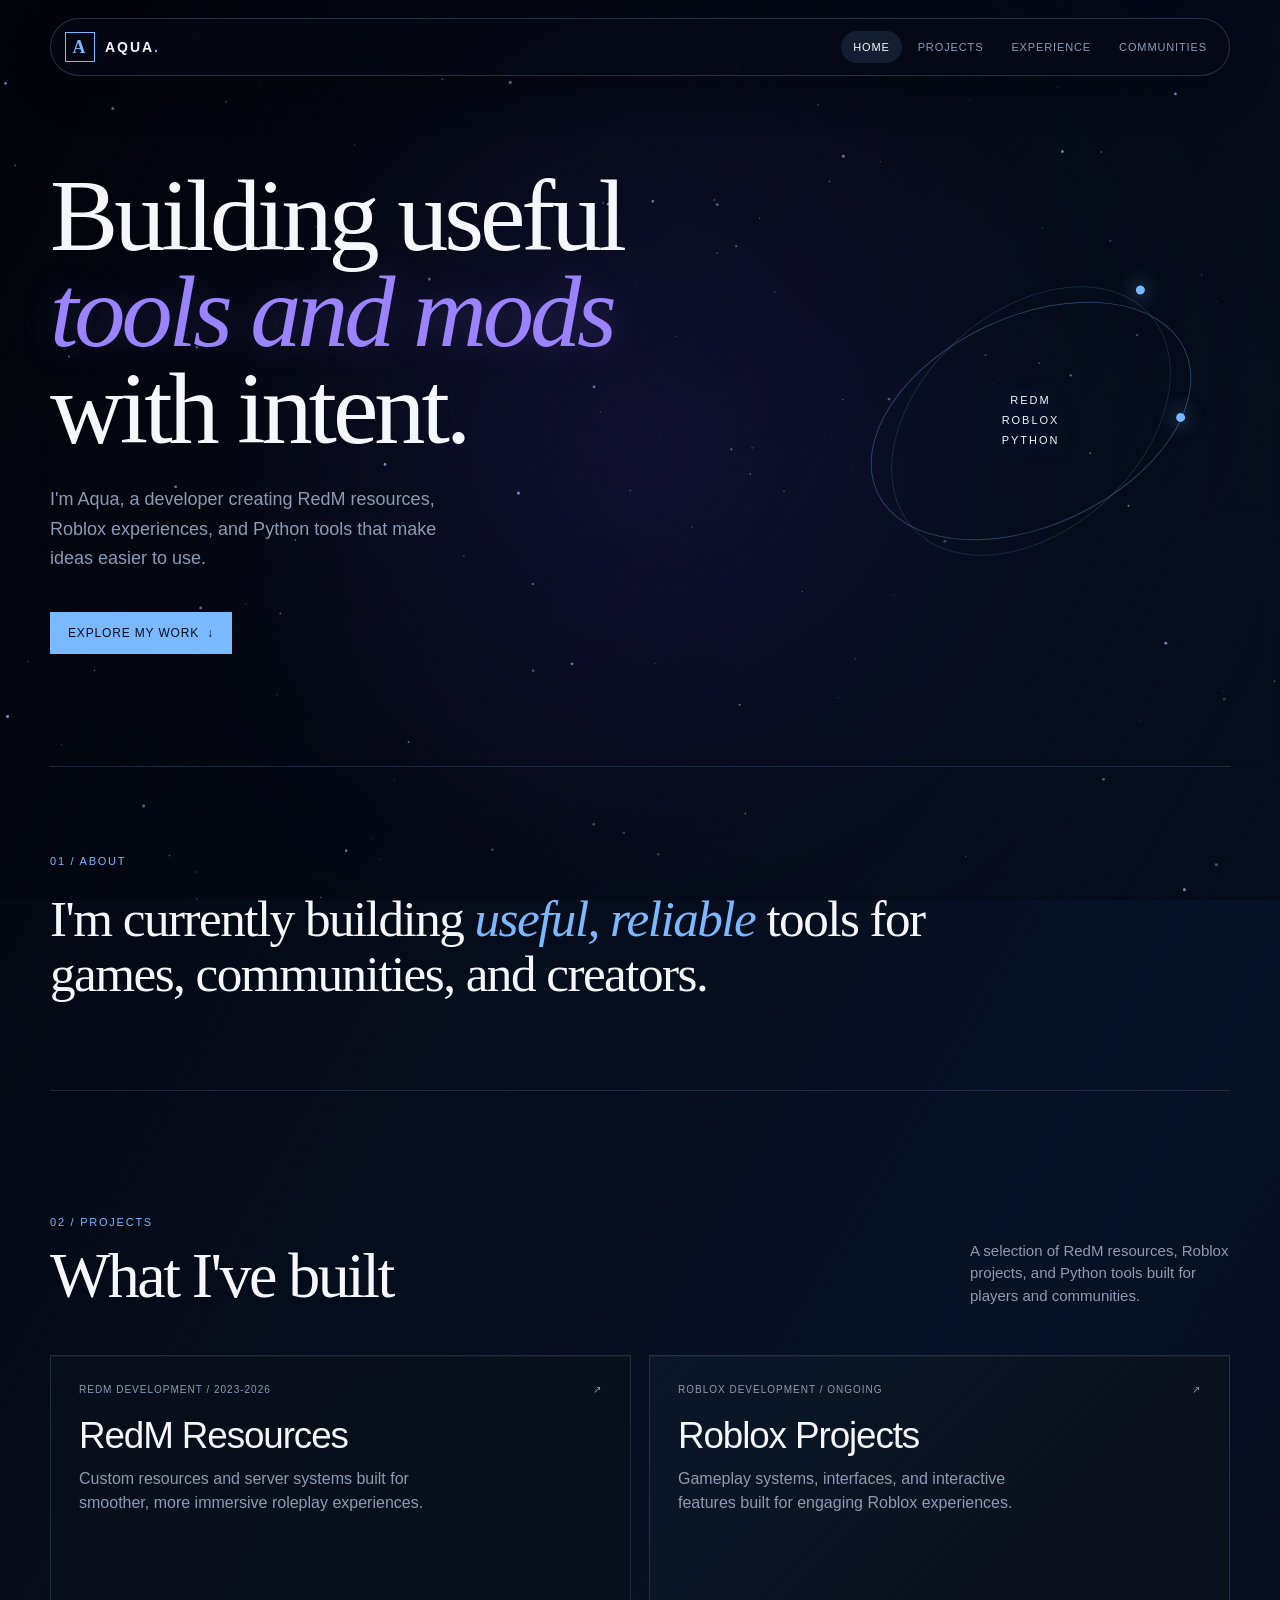
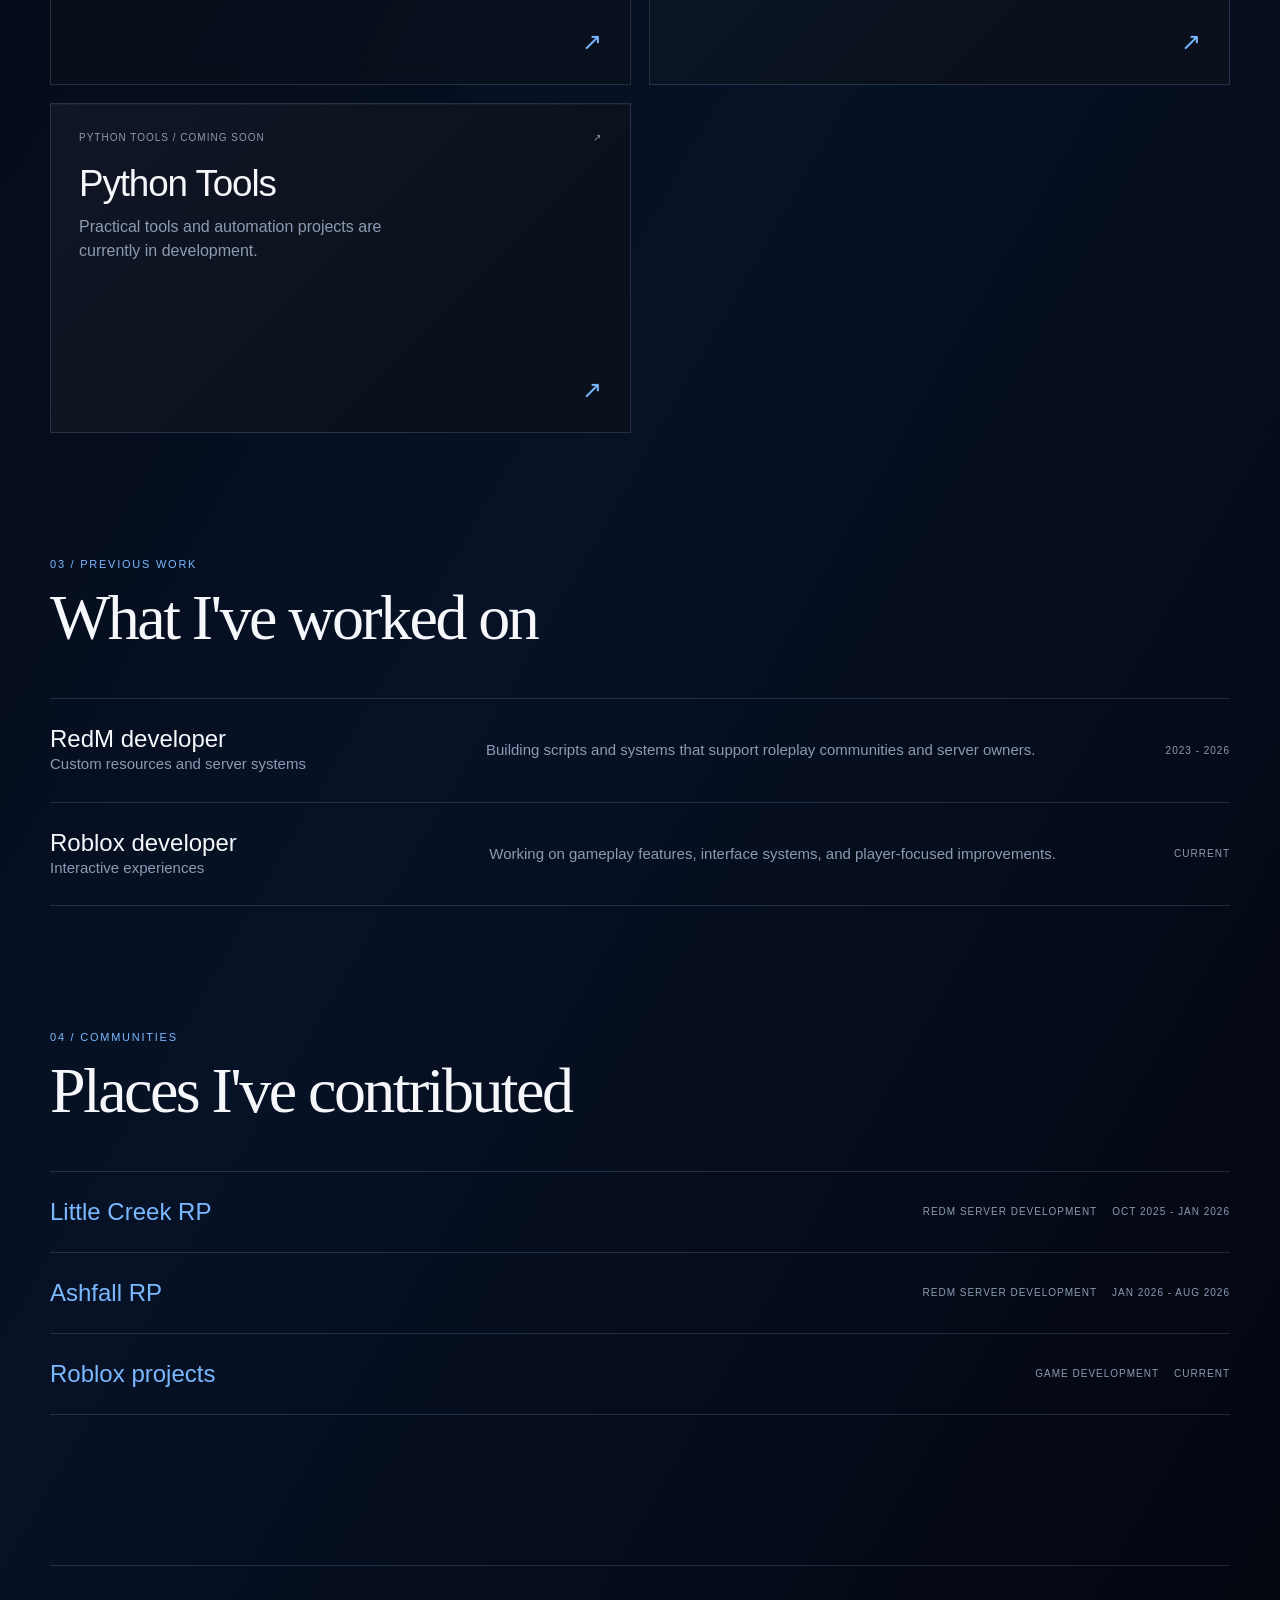
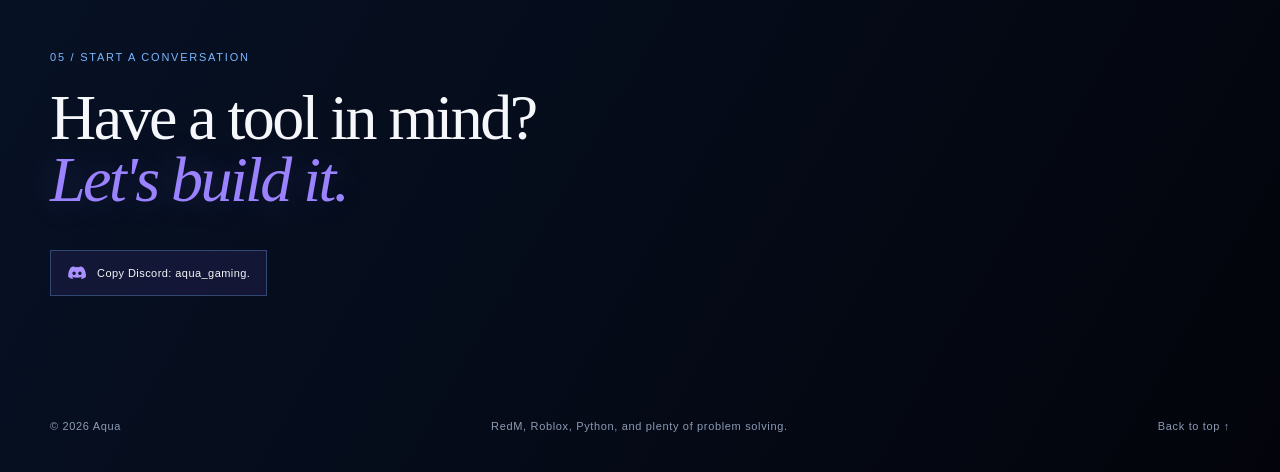
<file: index.html>
<!DOCTYPE html>
<html lang="en">
<head>
    <meta charset="UTF-8">
    <meta name="viewport" content="width=device-width, initial-scale=1.0">
    <meta name="description" content="Aqua's portfolio of RedM resources, Roblox projects, and Python tools.">
    <link rel="stylesheet" href="style.css">
    <title>Aqua | Portfolio</title>
</head>
<body>
    <div class="space-background" aria-hidden="true"><canvas id="space-canvas"></canvas></div>
    <header class="site-header">
        <a class="brand" href="#top" aria-label="Aqua home">
            <span class="brand-mark">A</span>
            <span>AQUA<span class="brand-dot">.</span></span>
        </a>
        <nav class="site-nav" aria-label="Main navigation">
            <a class="nav-link active" href="#top">Home</a>
            <a class="nav-link" href="#projects">Projects</a>
            <a class="nav-link" href="#experience">Experience</a>
            <a class="nav-link" href="#workplaces">Communities</a>
        </nav>
        <!-- <a class="nav-contact" href="mailto:hello@example.com">Get in touch <span aria-hidden="true">↗</span></a> -->
    </header>

    <main id="top">
        <section class="hero section-shell">
            <div class="hero-copy">
                <!-- <p class="eyebrow"><span class="status-dot"></span> Available for select projects</p> -->
                <h1>Building useful<br><em>tools and mods</em> with intent.</h1>
                <p class="hero-text">I'm Aqua, a developer creating RedM resources, Roblox experiences, and Python tools that make ideas easier to use.</p>
                <div class="hero-actions">
                    <a class="button button-primary" href="#projects">Explore my work <span aria-hidden="true">↓</span></a>
                    <!-- <a class="text-link" href="mailto:hello@example.com">Get in touch <span aria-hidden="true">↗</span></a> -->
                </div>
            </div>
            <div class="hero-signal" aria-label="Aqua developer profile">
                <div class="signal-ring signal-ring-large"></div>
                <div class="signal-ring signal-ring-small"></div>
                <span class="signal-label">REDM<br>ROBLOX<br>PYTHON</span>
                <!-- <span class="signal-year">BUILD / 2026</span> -->
            </div>
        </section>

        <section class="section-shell intro-strip" aria-label="Introduction">
            <p class="section-kicker">01 / About</p>
            <p class="intro-statement">I'm currently building <span>useful, reliable</span> tools for games, communities, and creators.</p>
        </section>

        <section class="section-shell content-section" id="projects">
            <div class="section-heading">
                <div>
                    <p class="section-kicker">02 / Projects</p>
                    <h2>What I've built</h2>
                </div>
                <p class="section-note">A selection of RedM resources, Roblox projects, and Python tools built for players and communities.</p>
            </div>
            <div class="card-grid" id="projects-grid"></div>
        </section>

        <section class="section-shell content-section" id="experience">
            <div class="section-heading">
                <div>
                    <p class="section-kicker">03 / Previous work</p>
                    <h2>What I've worked on</h2>
                </div>
            </div>
            <div class="experience-list" id="experience-list"></div>
        </section>

        <section class="section-shell content-section workplaces-section" id="workplaces">
            <div class="section-heading">
                <div>
                    <p class="section-kicker">04 / Communities</p>
                    <h2>Places I've contributed</h2>
                </div>
            </div>
            <div class="workplace-list" id="workplace-list"></div>
        </section>

        <section class="section-shell contact-section" id="contact">
            <p class="section-kicker">05 / Start a conversation</p>
            <h2>Have a tool in mind?<br><em>Let's build it.</em></h2>
            <div class="contact-actions">
                <!-- <a class="button button-primary" href="mailto:hello@example.com">Start a project <span aria-hidden="true">↗</span></a> -->
                <button class="discord-button" id="copy-discord" type="button" title="Copy Discord username" aria-label="Copy Discord username">
                    <svg class="discord-icon" viewBox="0 0 24 24" aria-hidden="true"><path d="M19.54 5.32A16.8 16.8 0 0 0 15.4 4l-.5 1.02a15.4 15.4 0 0 0-5.8 0L8.6 4a16.8 16.8 0 0 0-4.14 1.32C1.84 9.2 1.13 13 1.48 16.75a16.7 16.7 0 0 0 5.1 2.58l1.24-1.68c-.68-.25-1.33-.56-1.93-.93l.47-.36c3.72 1.74 7.76 1.74 11.44 0l.48.36c-.6.37-1.25.68-1.94.93l1.24 1.68a16.7 16.7 0 0 0 5.1-2.58c.41-4.35-.7-8.1-3.14-11.43ZM8.5 14.52c-1.1 0-2-.98-2-2.19s.88-2.2 2-2.2 2 .98 2 2.2-.9 2.19-2 2.19Zm7 0c-1.1 0-2-.98-2-2.19s.88-2.2 2-2.2 2 .98 2 2.2-.9 2.19-2 2.19Z"/></svg>
                    <span id="discord-label">Copy Discord: aqua_gaming.</span>
                </button>
            </div>
        </section>
    </main>

    <footer class="site-footer section-shell">
        <span>© 2026 Aqua</span>
        <span>RedM, Roblox, Python, and plenty of problem solving.</span>
        <div class="footer-links"><a href="#top">Back to top ↑</a></div>
    </footer>

    <script src="script.js"></script>
</body>
</html>
</file>
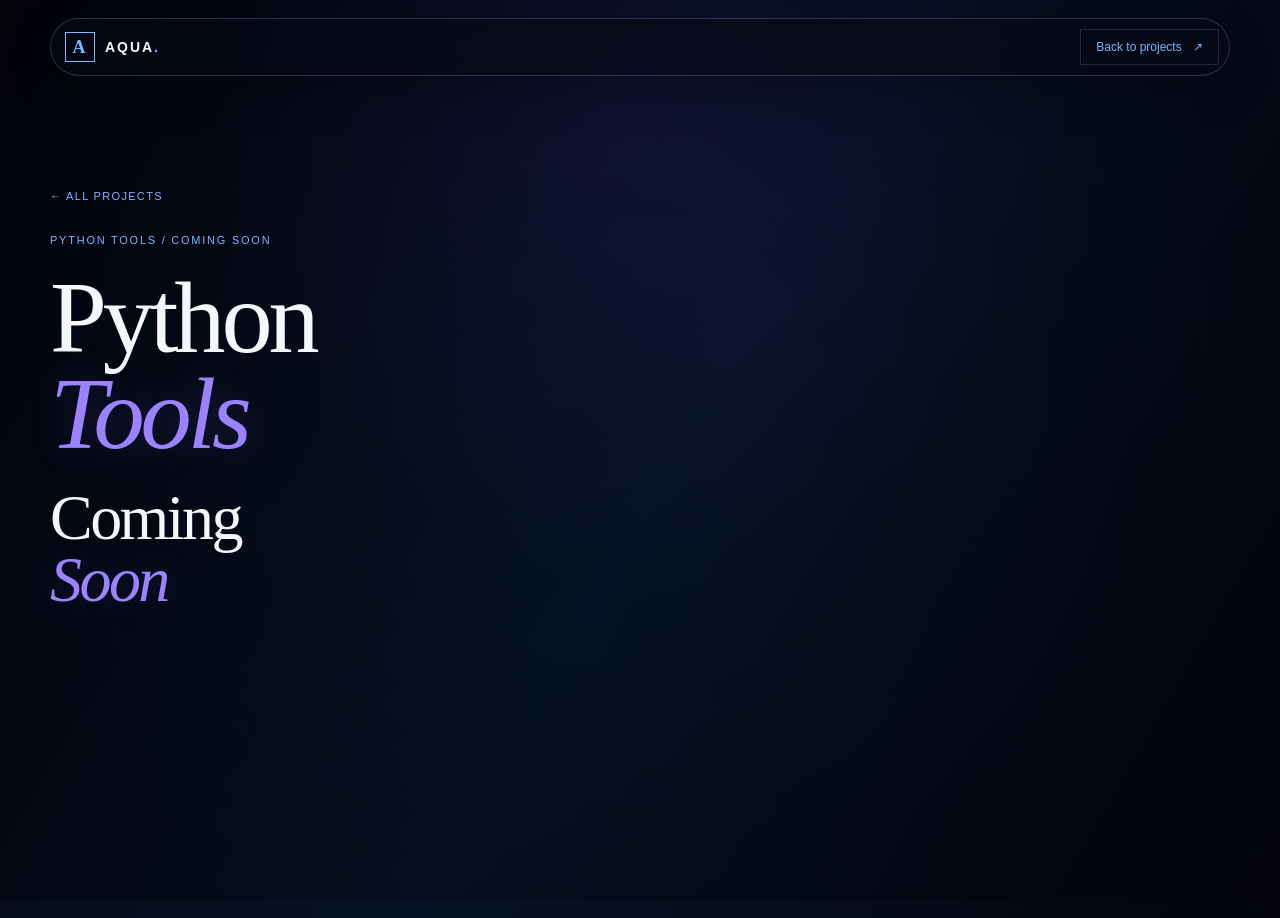
<file: python-tools.html>
<!DOCTYPE html>
<html lang="en">
<head>
    <meta charset="UTF-8">
    <meta name="viewport" content="width=device-width, initial-scale=1.0">
    <meta name="description" content="Aqua's upcoming Python tools.">
    <link rel="stylesheet" href="style.css">
    <title>Python Tools | Aqua</title>
</head>
<body class="project-page-body">
    <div class="space-background" aria-hidden="true"></div>
    <header class="site-header">
        <a class="brand" href="index.html" aria-label="Aqua home"><span class="brand-mark">A</span><span>AQUA<span class="brand-dot">.</span></span></a>
        <a class="nav-contact" href="index.html#projects">Back to projects <span aria-hidden="true">↗</span></a>
    </header>
    <main class="section-shell project-page">
        <a class="project-back" href="index.html#projects">← All projects</a>
        <header class="project-page-header">
            <p class="section-kicker">Python tools / Coming soon</p>
            <h1>Python<br><em>Tools</em></h1>
            <h2>Coming<br><em> Soon</em></h2>
            <!-- <p class="project-page-description">Work coming soon. This page is ready for the Python tools, automation projects, and utility scripts you want to add later.</p>
        </header>
        <section class="project-gallery" aria-label="Python tools project images">
            <div class="project-image-slot"><img src="assets/python-tools-1.jpg" alt="Python tools project image 1"><span class="project-image-label">Upload image 01</span></div>
            <div class="project-image-slot"><img src="assets/python-tools-2.jpg" alt="Python tools project image 2"><span class="project-image-label">Upload image 02</span></div>
            <div class="project-image-slot"><img src="assets/python-tools-3.jpg" alt="Python tools project image 3"><span class="project-image-label">Upload image 03</span></div>
            <div class="project-image-slot"><img src="assets/python-tools-4.jpg" alt="Python tools project image 4"><span class="project-image-label">Upload image 04</span></div>
        </section>
        <section class="project-notes"><h2>Project details</h2><p>Replace this text when your Python tools are ready with the project description, features, tools used, and links.</p></section> -->
    </main>
</body>
</html>
</file>
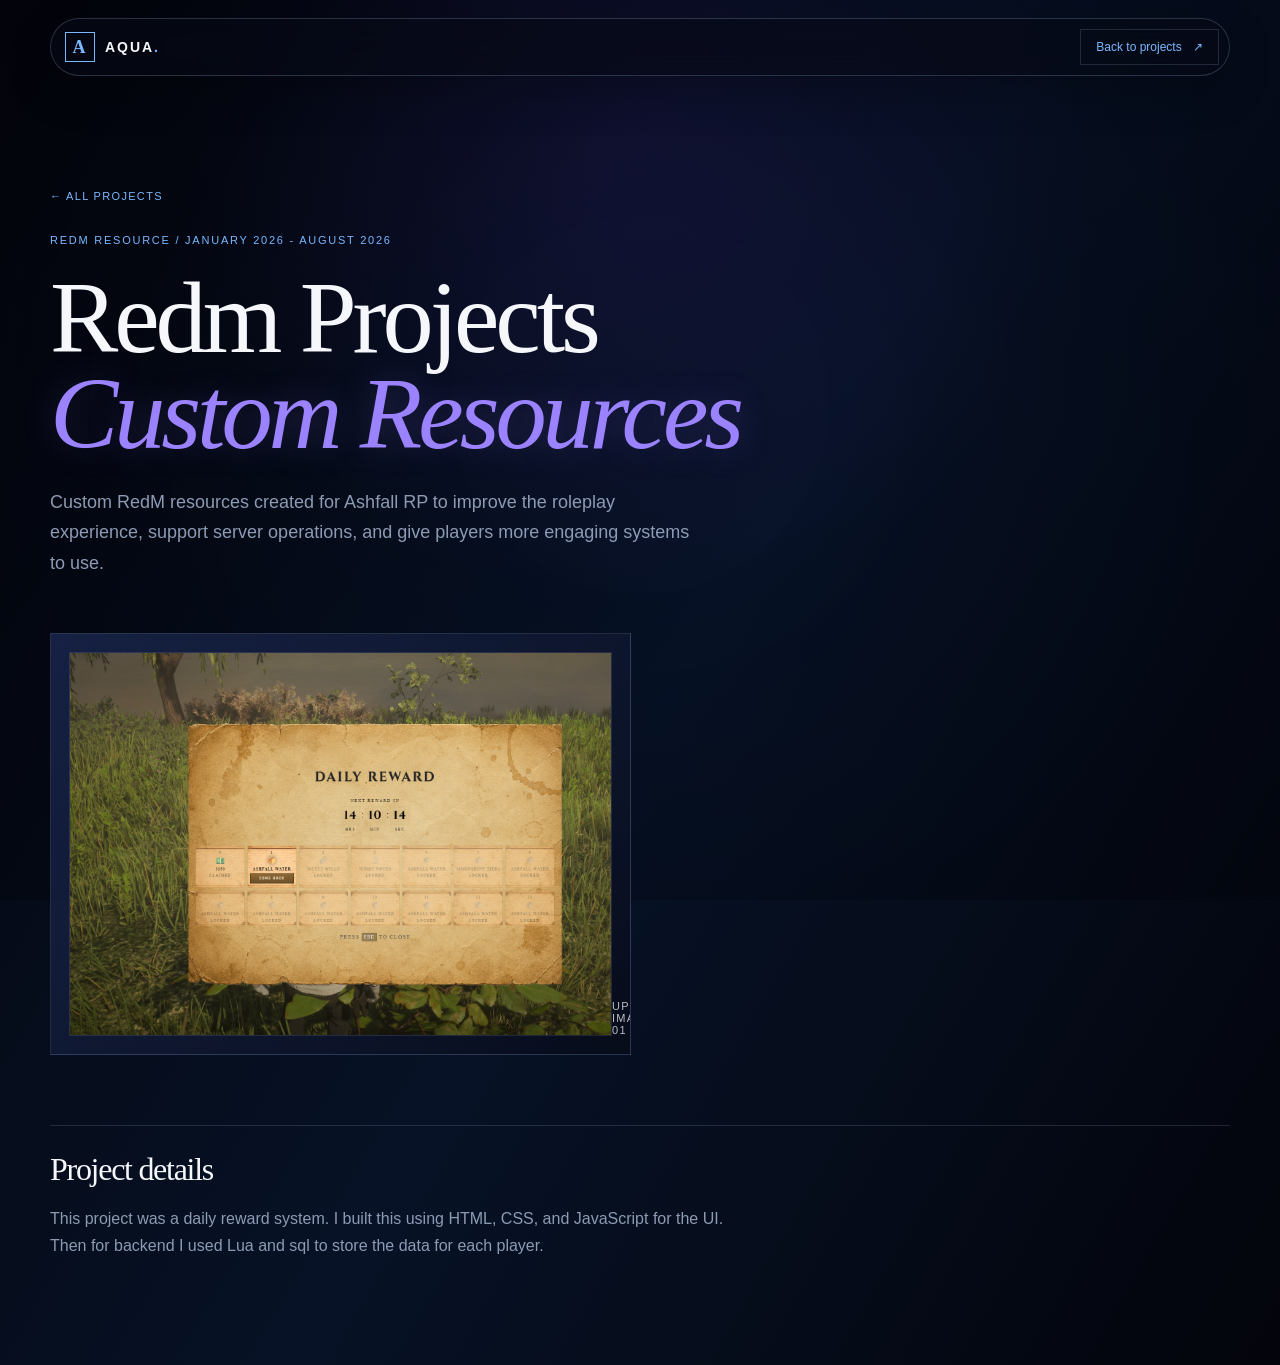
<file: redm-ashfall-resources.html>
<!DOCTYPE html>
<html lang="en">
<head>
    <meta charset="UTF-8">
    <meta name="viewport" content="width=device-width, initial-scale=1.0">
    <meta name="description" content="Aqua's Ashfall RP RedM resources project.">
    <link rel="stylesheet" href="style.css">
    <title>Ashfall RP Resources | Aqua</title>
</head>
<body class="project-page-body">
    <div class="space-background" aria-hidden="true"></div>
    <header class="site-header">
        <a class="brand" href="index.html" aria-label="Aqua home"><span class="brand-mark">A</span><span>AQUA<span class="brand-dot">.</span></span></a>
        <a class="nav-contact" href="index.html#projects">Back to projects <span aria-hidden="true">↗</span></a>
    </header>
    <main class="section-shell project-page">
        <a class="project-back" href="index.html#projects">← All projects</a>
        <header class="project-page-header">
            <p class="section-kicker">RedM resource / January 2026 - August 2026</p>
            <h1>Redm Projects <br><em>Custom Resources</em></h1>
            <p class="project-page-description">Custom RedM resources created for Ashfall RP to improve the roleplay experience, support server operations, and give players more engaging systems to use.</p>
        </header>
        <section class="project-gallery" aria-label="Ashfall RP project images">
            <div class="project-image-slot"><img src="assets/daily-reward.png" alt="Ashfall RP project image 1"><span class="project-image-label">Upload image 01</span></div>
            <!-- <div class="project-image-slot"><img src="assets/ashfall-rp-2.jpg" alt="Ashfall RP project image 2"><span class="project-image-label">Upload image 02</span></div>
            <div class="project-image-slot"><img src="assets/ashfall-rp-3.jpg" alt="Ashfall RP project image 3"><span class="project-image-label">Upload image 03</span></div>
            <div class="project-image-slot"><img src="assets/ashfall-rp-4.jpg" alt="Ashfall RP project image 4"><span class="project-image-label">Upload image 04</span></div> -->
        </section>
        <section class="project-notes"><h2>Project details</h2><p>This project was a daily reward system. I built this using HTML, CSS, and JavaScript for the UI. Then for backend I used Lua and sql to store the data for each player.</p></section>
    </main>
</body>
</html>
</file>
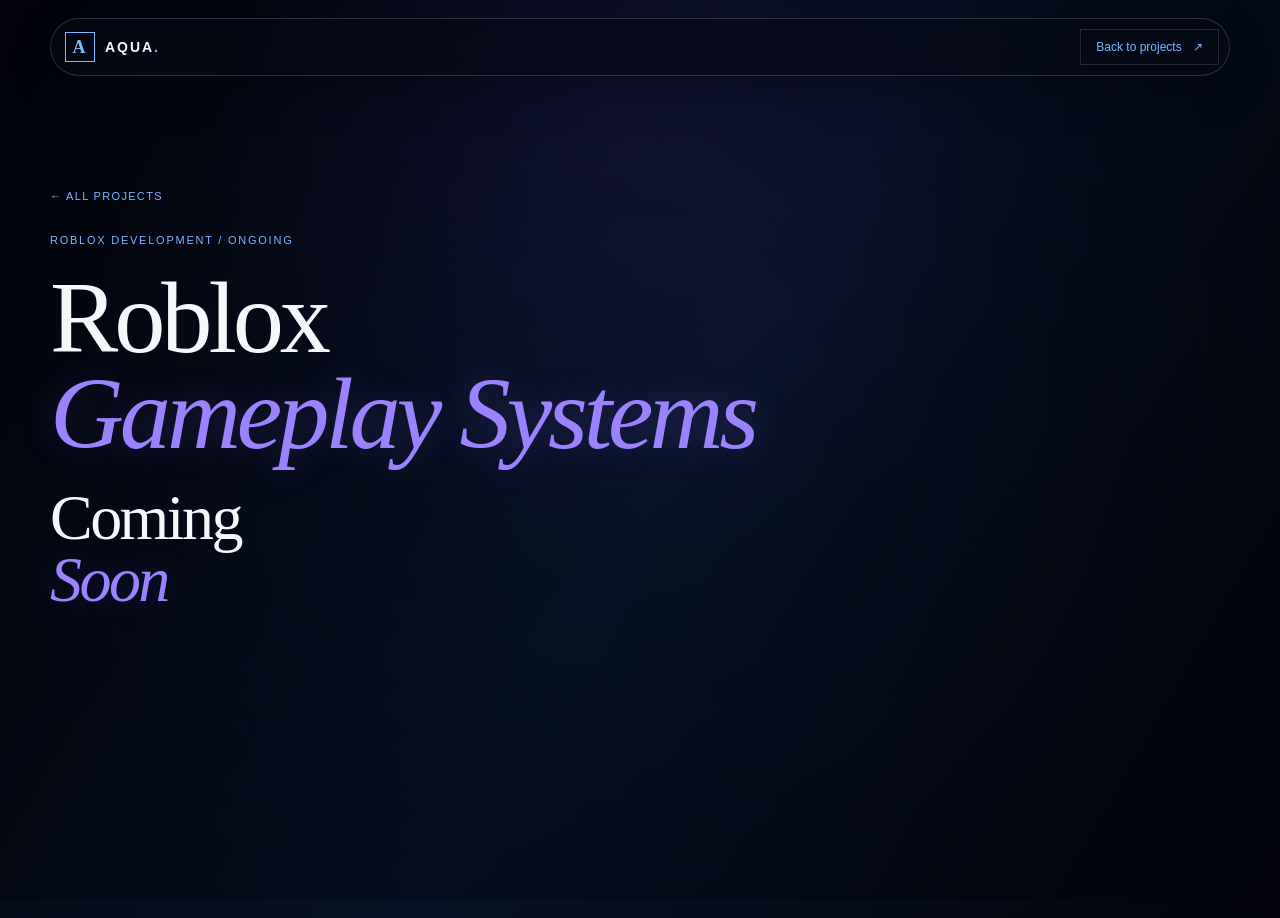
<file: roblox-gameplay-systems.html>
<!DOCTYPE html>
<html lang="en">
<head>
    <meta charset="UTF-8">
    <meta name="viewport" content="width=device-width, initial-scale=1.0">
    <meta name="description" content="Aqua's Roblox gameplay systems project.">
    <link rel="stylesheet" href="style.css">
    <title>Roblox Gameplay Systems | Aqua</title>
</head>
<body class="project-page-body">
    <div class="space-background" aria-hidden="true"></div>
    <header class="site-header">
        <a class="brand" href="index.html" aria-label="Aqua home"><span class="brand-mark">A</span><span>AQUA<span class="brand-dot">.</span></span></a>
        <a class="nav-contact" href="index.html#projects">Back to projects <span aria-hidden="true">↗</span></a>
    </header>
    <main class="section-shell project-page">
        <a class="project-back" href="index.html#projects">← All projects</a>
        <header class="project-page-header">
            <p class="section-kicker">Roblox development / Ongoing</p>
            <h1>Roblox<br><em>Gameplay Systems</em></h1>
            <h2>Coming<br><em> Soon</em></h2>
            <!-- <p class="project-page-description">Interactive gameplay systems and mechanics designed to make Roblox experiences more engaging, readable, and enjoyable for players.</p> -->
        </header>
        <!-- <section class="project-gallery" aria-label="Roblox gameplay project images">
            <div class="project-image-slot"><img src="assets/roblox-gameplay-1.jpg" alt="Roblox gameplay project image 1"><span class="project-image-label">Upload image 01</span></div>
            <div class="project-image-slot"><img src="assets/roblox-gameplay-2.jpg" alt="Roblox gameplay project image 2"><span class="project-image-label">Upload image 02</span></div>
            <div class="project-image-slot"><img src="assets/roblox-gameplay-3.jpg" alt="Roblox gameplay project image 3"><span class="project-image-label">Upload image 03</span></div>
            <div class="project-image-slot"><img src="assets/roblox-gameplay-4.jpg" alt="Roblox gameplay project image 4"><span class="project-image-label">Upload image 04</span></div>
        </section>
        <section class="project-notes"><h2>Project details</h2><p>Edit this section with your responsibilities, the gameplay systems you built, the tools you used, and the results of the work.</p></section> -->
    </main>
</body>
</html>
</file>
<file: style.css>
:root {
    --ink: #f5f7fb;
    --muted: #8c9bb3;
    --line: rgba(145, 170, 204, 0.2);
    --night: #03040b;
    --panel: #0b111c;
    --blue: #7ab8ff;
    --violet: #9b83ff;
    --electric: #286eff;
    --max-width: 1180px;
}

* { box-sizing: border-box; }

html { scroll-behavior: smooth; }

body {
    margin: 0;
    background: var(--night);
    color: var(--ink);
    font-family: 'Trebuchet MS', Arial, sans-serif;
    background-image: radial-gradient(circle at 50% 12%, rgba(52, 33, 120, 0.24), transparent 28rem), linear-gradient(120deg, #03040b 0%, #071226 52%, #03040b 100%);
}

a { color: inherit; text-decoration: none; }

.space-background { position: fixed; inset: 0; z-index: -1; pointer-events: none; background: radial-gradient(circle at 50% 45%, transparent 0 23%, rgba(2, 3, 10, 0.32) 80%); }
#space-canvas { display: block; width: 100%; height: 100%; opacity: 0.75; }

.section-shell { width: min(calc(100% - 48px), var(--max-width)); margin: 0 auto; }

.site-header {
    width: min(calc(100% - 48px), var(--max-width));
    position: sticky;
    top: 18px;
    z-index: 10;
    margin: 18px auto 0;
    min-height: 58px;
    display: flex;
    align-items: center;
    justify-content: space-between;
    padding: 8px 10px 8px 14px;
    border: 1px solid rgba(145, 170, 204, 0.25);
    border-radius: 999px;
    background: rgba(7, 10, 22, 0.65);
    box-shadow: 0 14px 45px rgba(0, 0, 0, 0.24);
    backdrop-filter: blur(18px);
}

.brand { display: flex; align-items: center; gap: 10px; font-size: 14px; font-weight: bold; letter-spacing: 0.14em; }
.brand-mark { display: grid; place-items: center; width: 30px; height: 30px; border: 1px solid var(--blue); color: var(--blue); font-family: Georgia, serif; font-size: 18px; }
.brand-dot { color: var(--blue); }
.site-nav { display: flex; gap: 4px; color: var(--muted); font-size: 11px; letter-spacing: 0.08em; text-transform: uppercase; }
.site-nav a, .footer-links a { transition: color 180ms ease, background 180ms ease; }
.site-nav .nav-link { padding: 10px 12px; border-radius: 999px; }
.site-nav .nav-link:hover, .site-nav .nav-link.active { color: var(--ink); background: rgba(122, 184, 255, 0.12); }
.site-nav a:hover, .footer-links a:hover, .text-link:hover { color: var(--blue); }
.nav-contact { padding: 10px 15px; border: 1px solid var(--line); font-size: 12px; color: var(--blue); }
.nav-contact span, .button span, .text-link span { margin-left: 8px; }

.hero { min-height: 690px; display: grid; grid-template-columns: 1.3fr 0.7fr; align-items: center; gap: 40px; position: relative; }
.hero-copy { padding: 85px 0 105px; }
.eyebrow, .section-kicker { margin: 0 0 24px; color: var(--blue); font: 11px 'Trebuchet MS', sans-serif; letter-spacing: 0.16em; text-transform: uppercase; }
.status-dot { display: inline-block; width: 7px; height: 7px; margin-right: 8px; border-radius: 50%; background: #50d49a; box-shadow: 0 0 14px #50d49a; }
h1, h2, p { margin-top: 0; }
h1 { max-width: 760px; margin-bottom: 28px; font-family: Georgia, 'Times New Roman', serif; font-size: clamp(3.4rem, 8vw, 7.5rem); font-weight: normal; line-height: 0.94; letter-spacing: -0.04em; }
h1 em, h2 em { color: var(--violet); font-style: italic; text-shadow: 0 0 35px rgba(155, 131, 255, 0.24); }
.hero-text { max-width: 430px; color: var(--muted); font-size: 18px; line-height: 1.65; }
.hero-actions { display: flex; align-items: center; gap: 28px; margin-top: 38px; font-family: 'Trebuchet MS', sans-serif; }
.button { display: inline-flex; align-items: center; padding: 14px 18px; font-size: 12px; letter-spacing: 0.07em; text-transform: uppercase; transition: transform 180ms ease, background 180ms ease; }
.button:hover { transform: translateY(-3px); }
.button-primary { background: var(--blue); color: #06101e; }
.button-primary:hover { background: #a7d2ff; }
.text-link { color: var(--muted); font-size: 12px; text-transform: uppercase; letter-spacing: 0.07em; }
.hero-signal { position: relative; min-height: 390px; display: grid; place-items: center; color: var(--blue); font: 11px 'Trebuchet MS', sans-serif; letter-spacing: 0.18em; }
.signal-ring { position: absolute; border: 1px solid rgba(122, 184, 255, 0.32); border-radius: 50%; transform: rotate(-25deg); }
.signal-ring::after { content: ''; position: absolute; width: 9px; height: 9px; top: 13%; right: 3%; border-radius: 50%; background: var(--blue); box-shadow: 0 0 20px var(--blue); }
.signal-ring-large { width: 340px; height: 210px; }
.signal-ring-small { width: 220px; height: 320px; transform: rotate(48deg); border-color: rgba(122, 184, 255, 0.17); }
.signal-label { position: relative; line-height: 1.8; color: var(--ink); text-align: center; text-shadow: 0 0 18px rgba(122, 184, 255, 0.5); }
.signal-year { position: absolute; right: 0; bottom: 42px; color: var(--muted); }

.intro-strip { padding: 88px 0; border-top: 1px solid var(--line); border-bottom: 1px solid var(--line); }
.intro-statement { max-width: 880px; margin: 0; font-family: Georgia, 'Times New Roman', serif; font-size: clamp(2rem, 4vw, 4rem); line-height: 1.08; letter-spacing: -0.03em; }
.intro-statement span { color: var(--blue); font-style: italic; }
.content-section { padding: 125px 0 0; }
.section-heading { display: flex; justify-content: space-between; align-items: end; gap: 30px; margin-bottom: 48px; }
.section-heading .section-kicker { margin-bottom: 17px; }
h2 { margin-bottom: 0; font-family: Georgia, 'Times New Roman', serif; font-size: clamp(2.4rem, 5vw, 4.6rem); font-weight: normal; line-height: 0.98; letter-spacing: -0.04em; }
.section-note { max-width: 260px; margin: 0; color: var(--muted); font-size: 15px; line-height: 1.5; }
.card-grid { display: grid; grid-template-columns: repeat(2, 1fr); gap: 18px; }
.project-card { min-height: 330px; padding: 28px; display: flex; flex-direction: column; justify-content: space-between; background: rgba(11, 17, 28, 0.72); border: 1px solid var(--line); box-shadow: inset 0 1px 0 rgba(255,255,255,0.04); backdrop-filter: blur(10px); transition: border-color 180ms ease, transform 180ms ease, box-shadow 180ms ease; }
.project-card:hover { border-color: rgba(122, 184, 255, 0.7); transform: translateY(-5px); }
.project-card:focus-visible, .discord-button:focus-visible { outline: 2px solid var(--blue); outline-offset: 4px; }
.project-card:nth-child(2) { background: linear-gradient(135deg, #09172a, #0b111c 70%); }
.project-card:nth-child(3) { background: linear-gradient(135deg, #111625, #0b111c 70%); }
.project-card:nth-child(4) { background: linear-gradient(135deg, #071a22, #0b111c 70%); }
.project-meta, .experience-meta, .workplace-meta { display: flex; justify-content: space-between; gap: 15px; color: var(--muted); font: 10px 'Trebuchet MS', sans-serif; letter-spacing: 0.1em; text-transform: uppercase; }
.project-card h3 { max-width: 360px; margin: 20px 0 10px; font-size: 2.3rem; font-weight: normal; letter-spacing: -0.03em; }
.project-card p { max-width: 360px; margin-bottom: 0; color: var(--muted); line-height: 1.5; }
.card-arrow { align-self: end; color: var(--blue); font: 24px 'Trebuchet MS', sans-serif; }
.experience-list, .workplace-list { border-top: 1px solid var(--line); }
.experience-row, .workplace-row { display: grid; grid-template-columns: 1fr 1.6fr auto; gap: 30px; align-items: center; padding: 26px 0; border-bottom: 1px solid var(--line); }
.experience-row h3, .workplace-row h3 { margin: 0; font-size: 24px; font-weight: normal; }
.experience-row p { margin: 0; color: var(--muted); font-size: 15px; line-height: 1.5; }
.experience-meta, .workplace-meta { justify-content: flex-end; white-space: nowrap; }
.workplace-row { grid-template-columns: 1fr auto; }
.workplace-row h3 { color: var(--blue); }
.workplace-row .workplace-meta { color: var(--muted); }
.contact-section { margin-top: 150px; padding: 85px 0 100px; border-top: 1px solid var(--line); }
.contact-section h2 { margin-bottom: 38px; }
.contact-actions { display: flex; align-items: center; flex-wrap: wrap; gap: 14px; }
.discord-button { display: inline-flex; align-items: center; gap: 10px; min-height: 46px; padding: 12px 16px; border: 1px solid rgba(122, 184, 255, 0.3); background: rgba(88, 73, 174, 0.16); color: var(--ink); cursor: pointer; font: 11px 'Trebuchet MS', sans-serif; letter-spacing: 0.04em; transition: background 180ms ease, border-color 180ms ease, transform 180ms ease; }
.discord-button:hover { border-color: var(--violet); background: rgba(88, 73, 174, 0.3); transform: translateY(-3px); }
.discord-icon { width: 20px; height: 20px; fill: #a991ff; }
.site-footer { display: flex; justify-content: space-between; gap: 20px; padding: 24px 0 40px; color: var(--muted); font: 11px 'Trebuchet MS', sans-serif; letter-spacing: 0.06em; }

.project-page-body { min-height: 100vh; }
.project-page { padding: 110px 0 90px; }
.project-page-header { max-width: 790px; padding-bottom: 55px; }
.project-page-header h1 { margin-bottom: 24px; }
.project-page-description { max-width: 650px; margin: 0; color: var(--muted); font-size: 18px; line-height: 1.7; }
.project-back { display: inline-flex; margin-bottom: 32px; color: var(--blue); font: 11px 'Trebuchet MS', sans-serif; letter-spacing: 0.12em; text-transform: uppercase; }
.project-gallery { display: grid; grid-template-columns: repeat(2, 1fr); gap: 18px; }
.project-image-slot { min-height: 300px; display: flex; align-items: end; padding: 18px; border: 1px solid var(--line); background: linear-gradient(135deg, rgba(29, 42, 84, 0.75), rgba(8, 12, 26, 0.9)); overflow: hidden; }
.project-image-slot:nth-child(2) { background: linear-gradient(135deg, rgba(57, 39, 105, 0.7), rgba(8, 12, 26, 0.9)); }
.project-image-slot:nth-child(3) { background: linear-gradient(135deg, rgba(20, 73, 100, 0.7), rgba(8, 12, 26, 0.9)); }
.project-image-slot:nth-child(4) { background: linear-gradient(135deg, rgba(83, 48, 90, 0.7), rgba(8, 12, 26, 0.9)); }
.project-image-slot img { width: 100%; height: 100%; min-height: 264px; object-fit: cover; border: 1px solid rgba(255,255,255,0.1); }
.project-image-label { color: rgba(245, 247, 251, 0.75); font: 11px 'Trebuchet MS', sans-serif; letter-spacing: 0.12em; text-transform: uppercase; }
.project-notes { margin-top: 70px; padding-top: 28px; border-top: 1px solid var(--line); }
.project-notes h2 { margin-bottom: 20px; font-size: 2rem; }
.project-notes p { max-width: 700px; color: var(--muted); line-height: 1.7; }

@media (max-width: 700px) {
    .section-shell, .site-header { width: min(calc(100% - 32px), var(--max-width)); }
    .site-header { min-height: 58px; }
    .site-nav { display: none; }
    .nav-contact { padding: 8px 10px; }
    .hero { min-height: auto; display: block; }
    .hero-copy { padding: 82px 0 35px; }
    .hero-signal { min-height: 240px; margin-bottom: 50px; }
    .signal-ring-large { width: 250px; height: 155px; }
    .signal-ring-small { width: 170px; height: 235px; }
    .intro-strip { padding: 65px 0; }
    .content-section { padding-top: 88px; }
    .section-heading { display: block; margin-bottom: 30px; }
    .section-note { margin-top: 20px; }
    .card-grid { grid-template-columns: 1fr; }
    .project-card { min-height: 290px; }
    .project-gallery { grid-template-columns: 1fr; }
    .project-image-slot { min-height: 240px; }
    .experience-row, .workplace-row { grid-template-columns: 1fr; gap: 12px; }
    .experience-meta, .workplace-meta { justify-content: flex-start; }
    .contact-section { margin-top: 95px; padding: 65px 0 75px; }
    .site-footer { flex-wrap: wrap; }
}
</file>
